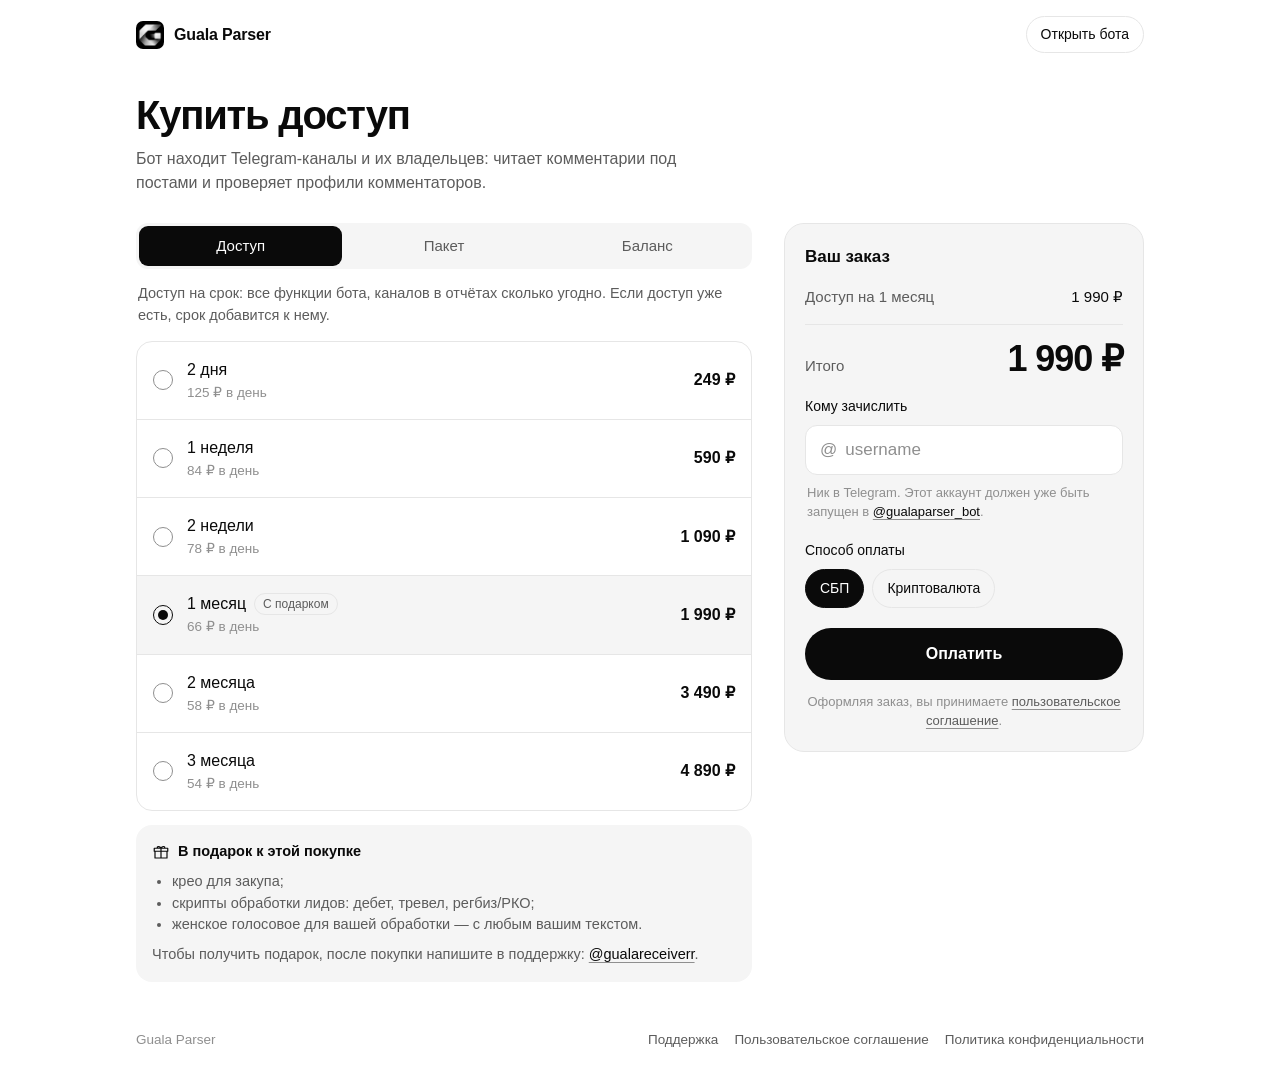
<file: index.html>
<!doctype html>
<html lang="ru">
<head>
  <meta charset="utf-8">
  <meta name="viewport" content="width=device-width, initial-scale=1, viewport-fit=cover">
  <title>Guala Parser — купить доступ</title>
  <meta name="description" content="Доступ к Guala Parser на срок или пакет каналов: бот находит Telegram-каналы и их владельцев.">
  <meta name="color-scheme" content="dark light">
  <meta name="theme-color" content="#0a0a0a" media="(prefers-color-scheme: dark)">
  <meta name="theme-color" content="#ffffff" media="(prefers-color-scheme: light)">
  <link rel="icon" href="favicon.png" type="image/png">
  <link rel="apple-touch-icon" href="apple-touch-icon.png">
  <link rel="stylesheet" href="styles.css?v=4">
</head>
<body>

  <header class="topbar">
    <a class="brand" href="./" aria-label="Guala Parser">
      <img class="brand-mark" src="logo.png" alt="" width="28" height="28">
      <span>Guala Parser</span>
    </a>
    <a class="bot-link" href="https://t.me/gualaparser_bot" rel="noopener">Открыть бота</a>
  </header>

  <main class="page">
    <section class="intro">
      <h1>Купить доступ</h1>
      <p class="lead">Бот находит Telegram-каналы и их владельцев: читает комментарии под постами и проверяет профили комментаторов.</p>
    </section>

    <div class="layout">
      <section class="catalog" aria-label="Тарифы">
        <div class="segmented" role="tablist" aria-label="Что купить">
          <span class="segmented-thumb" aria-hidden="true"></span>
          <button type="button" role="tab" id="tab-access" aria-controls="panel" aria-selected="true" data-kind="access">Доступ</button>
          <button type="button" role="tab" id="tab-channels" aria-controls="panel" aria-selected="false" data-kind="channels">Пакет</button>
          <button type="button" role="tab" id="tab-balance" aria-controls="amount-panel" aria-selected="false" data-kind="balance">Баланс</button>
        </div>

        <p class="kind-note" id="kind-note"></p>

        <div class="choice-list" id="panel" role="radiogroup" aria-labelledby="tab-access"></div>

        <div class="amount" id="amount-panel" role="tabpanel" aria-labelledby="tab-balance" hidden>
          <label class="field-label" for="amount-input">Сумма пополнения</label>
          <div class="field">
            <input id="amount-input" inputmode="numeric" autocomplete="off" placeholder="1000" maxlength="5">
            <span class="field-affix">₽</span>
          </div>
          <p class="field-hint" id="amount-hint"></p>
          <div class="chips" id="amount-chips">
            <button type="button" data-amount="500">500 ₽</button>
            <button type="button" data-amount="1000">1 000 ₽</button>
            <button type="button" data-amount="2000">2 000 ₽</button>
            <button type="button" data-amount="5000">5 000 ₽</button>
          </div>
        </div>

        <div class="gift" id="gift" hidden>
          <div class="gift-head">
            <svg viewBox="0 0 24 24" aria-hidden="true"><path d="M4 11h16v9H4zM3 7h18v4H3zM12 7v13M12 7c-1.5-3-5-3-5-.8C7 7 9 7 12 7zm0 0c1.5-3 5-3 5-.8C17 7 15 7 12 7z"/></svg>
            <span>В подарок к этой покупке</span>
          </div>
          <ul>
            <li>крео для закупа;</li>
            <li>скрипты обработки лидов: дебет, тревел, регбиз/РКО;</li>
            <li>женское голосовое для вашей обработки — с любым вашим текстом.</li>
          </ul>
          <p>Чтобы получить подарок, после покупки напишите в поддержку: <a href="https://t.me/gualareceiverr" rel="noopener">@gualareceiverr</a>.</p>
        </div>
      </section>

      <aside class="order" aria-label="Ваш заказ">
        <div class="order-card">
          <h2>Ваш заказ</h2>
          <div class="order-row">
            <span id="order-title"></span>
            <span id="order-price"></span>
          </div>
          <div class="order-divider"></div>
          <div class="order-total">
            <span>Итого</span>
            <strong id="order-total"></strong>
          </div>
          <p class="order-recipient" id="order-recipient" hidden></p>
          <div class="recipient" id="recipient-block" hidden>
            <label class="field-label" for="recipient-input">Кому зачислить</label>
            <div class="field">
              <span class="field-affix">@</span>
              <input id="recipient-input" autocomplete="off" autocapitalize="off" spellcheck="false" placeholder="username" maxlength="64">
            </div>
            <p class="field-hint" id="recipient-hint">Ник в Telegram. Этот аккаунт должен уже быть запущен в <a href="https://t.me/gualaparser_bot" rel="noopener">@gualaparser_bot</a>.</p>
          </div>
          <div class="method">
            <span class="field-label" id="method-label">Способ оплаты</span>
            <div class="chips" id="method-chips" role="radiogroup" aria-labelledby="method-label">
              <button type="button" role="radio" data-method="sbp" aria-checked="true">СБП</button>
              <button type="button" role="radio" data-method="crypto" aria-checked="false">Криптовалюта</button>
            </div>
          </div>
          <a class="pay-button" id="pay-button" href="https://t.me/gualaparser_bot" rel="noopener"></a>
          <p class="order-hint" id="order-hint"></p>
          <p class="order-terms">Оформляя заказ, вы принимаете <a href="terms.html">пользовательское соглашение</a>.</p>
        </div>
      </aside>
    </div>
  </main>

  <footer class="footer">
    <span>Guala Parser</span>
    <nav>
      <a href="https://t.me/gualareceiverr" rel="noopener">Поддержка</a>
      <a href="terms.html">Пользовательское соглашение</a>
      <a href="privacy.html">Политика конфиденциальности</a>
    </nav>
  </footer>

  <script src="app.js?v=4"></script>
</body>
</html>
</file>
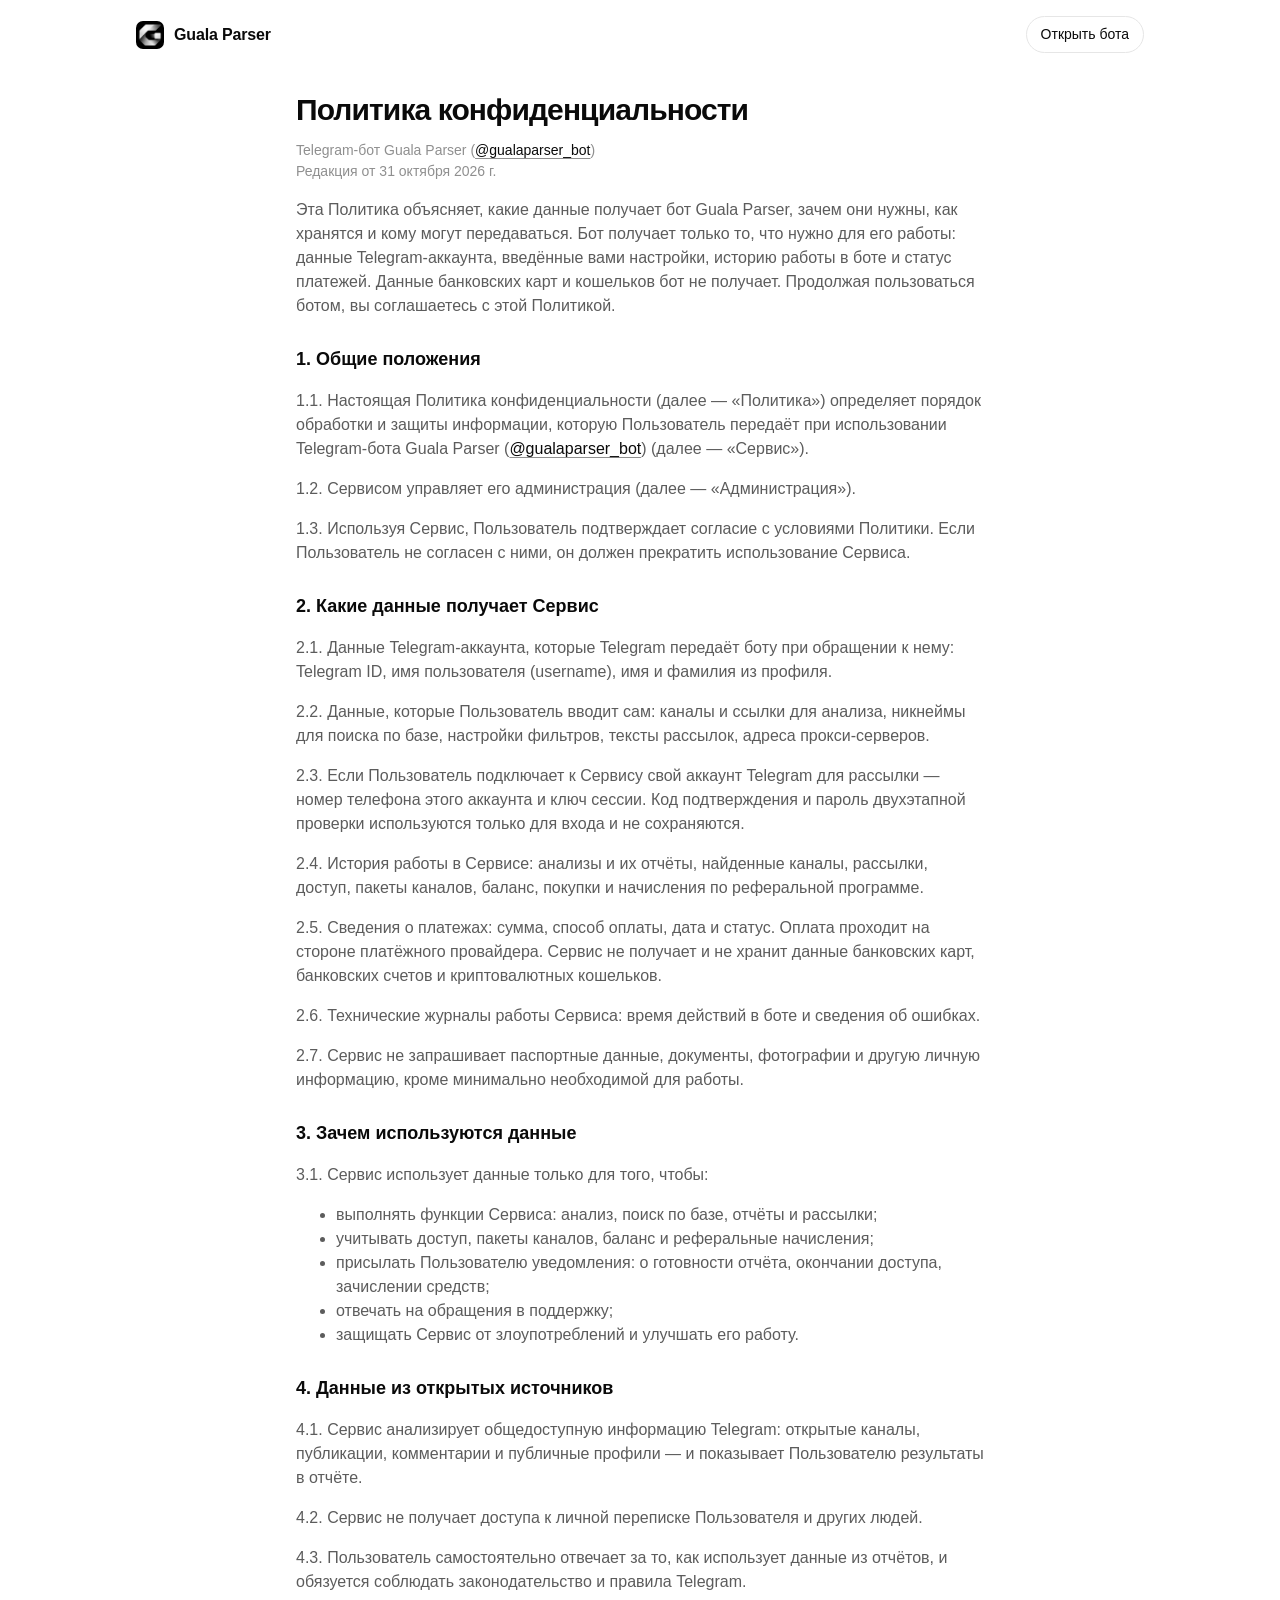
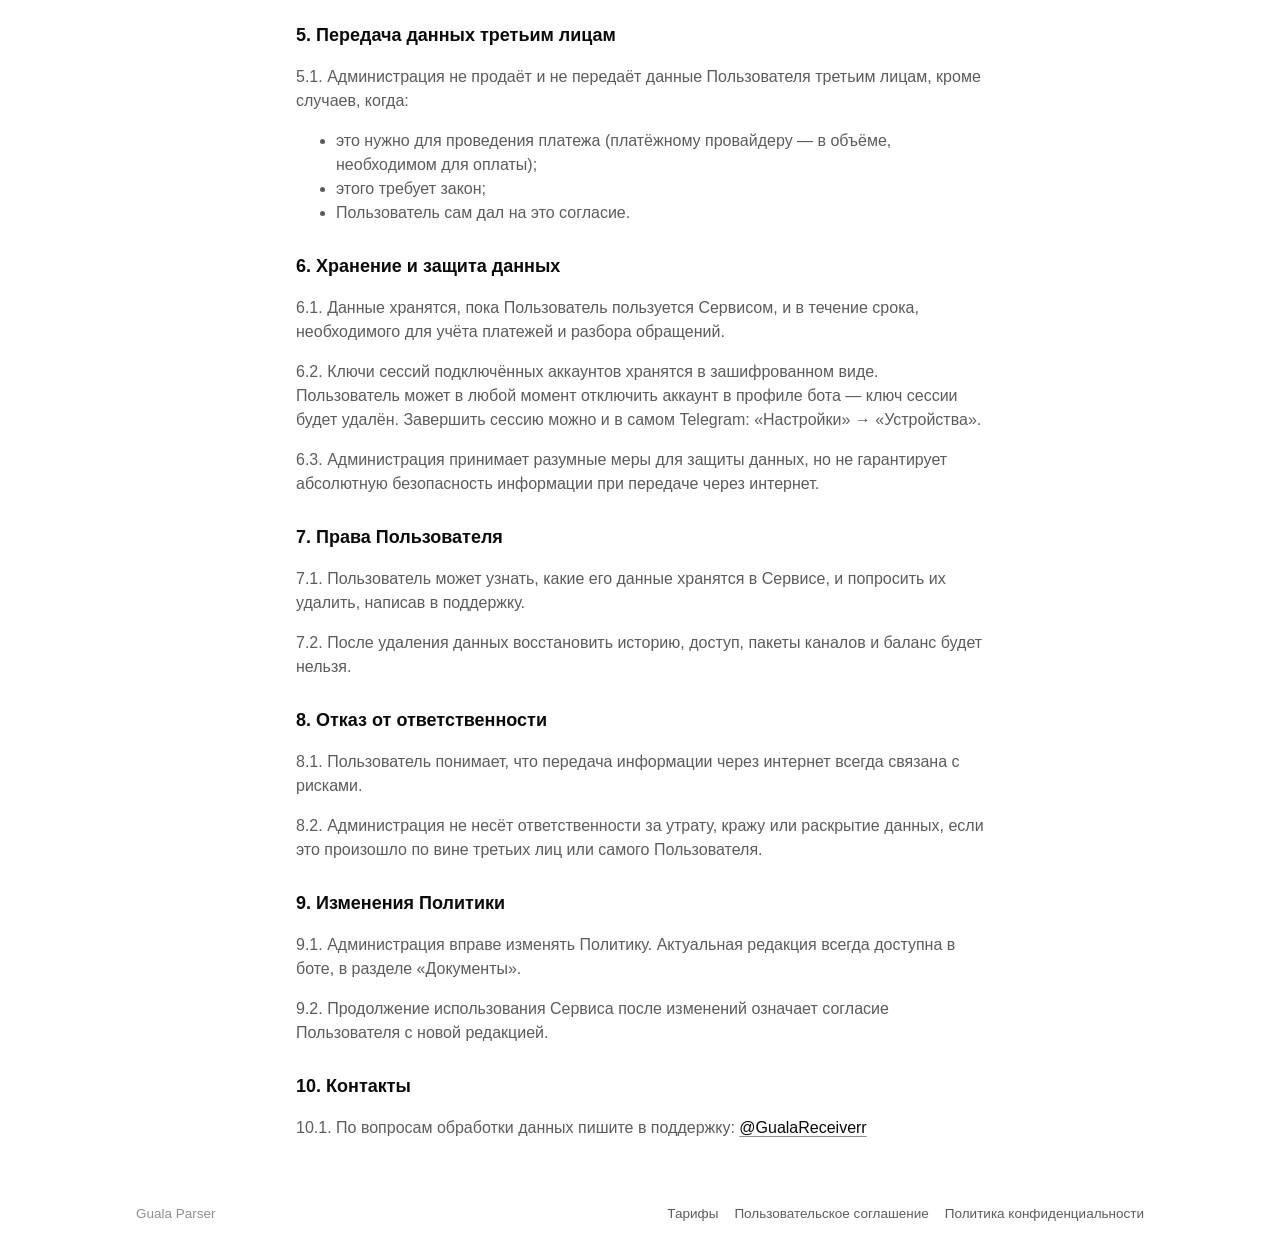
<file: privacy.html>
<!doctype html>
<html lang="ru">
<head>
  <meta charset="utf-8">
  <meta name="viewport" content="width=device-width, initial-scale=1, viewport-fit=cover">
  <title>Guala Parser — политика конфиденциальности</title>
  <meta name="color-scheme" content="dark light">
  <link rel="icon" href="favicon.png" type="image/png">
  <link rel="apple-touch-icon" href="apple-touch-icon.png">
  <link rel="stylesheet" href="styles.css?v=4">
</head>
<body>
  <header class="topbar">
    <a class="brand" href="./">
      <img class="brand-mark" src="logo.png" alt="" width="28" height="28">
      <span>Guala Parser</span>
    </a>
    <a class="bot-link" href="https://t.me/gualaparser_bot" rel="noopener">Открыть бота</a>
  </header>

  <main class="page doc">
    <h1>Политика конфиденциальности</h1>
    <p class="updated">Telegram-бот Guala Parser (<a href="https://t.me/gualaparser_bot">@gualaparser_bot</a>)<br>Редакция от 31 октября 2026 г.</p>
    <p>Эта Политика объясняет, какие данные получает бот Guala Parser, зачем они нужны, как хранятся и кому могут передаваться. Бот получает только то, что нужно для его работы: данные Telegram-аккаунта, введённые вами настройки, историю работы в боте и статус платежей. Данные банковских карт и кошельков бот не получает. Продолжая пользоваться ботом, вы соглашаетесь с этой Политикой.</p>
    <h2>1. Общие положения</h2>
    <p>1.1. Настоящая Политика конфиденциальности (далее — «Политика») определяет порядок обработки и защиты информации, которую Пользователь передаёт при использовании Telegram-бота Guala Parser (<a href="https://t.me/gualaparser_bot">@gualaparser_bot</a>) (далее — «Сервис»).</p>
    <p>1.2. Сервисом управляет его администрация (далее — «Администрация»).</p>
    <p>1.3. Используя Сервис, Пользователь подтверждает согласие с условиями Политики. Если Пользователь не согласен с ними, он должен прекратить использование Сервиса.</p>
    <h2>2. Какие данные получает Сервис</h2>
    <p>2.1. Данные Telegram-аккаунта, которые Telegram передаёт боту при обращении к нему: Telegram ID, имя пользователя (username), имя и фамилия из профиля.</p>
    <p>2.2. Данные, которые Пользователь вводит сам: каналы и ссылки для анализа, никнеймы для поиска по базе, настройки фильтров, тексты рассылок, адреса прокси-серверов.</p>
    <p>2.3. Если Пользователь подключает к Сервису свой аккаунт Telegram для рассылки — номер телефона этого аккаунта и ключ сессии. Код подтверждения и пароль двухэтапной проверки используются только для входа и не сохраняются.</p>
    <p>2.4. История работы в Сервисе: анализы и их отчёты, найденные каналы, рассылки, доступ, пакеты каналов, баланс, покупки и начисления по реферальной программе.</p>
    <p>2.5. Сведения о платежах: сумма, способ оплаты, дата и статус. Оплата проходит на стороне платёжного провайдера. Сервис не получает и не хранит данные банковских карт, банковских счетов и криптовалютных кошельков.</p>
    <p>2.6. Технические журналы работы Сервиса: время действий в боте и сведения об ошибках.</p>
    <p>2.7. Сервис не запрашивает паспортные данные, документы, фотографии и другую личную информацию, кроме минимально необходимой для работы.</p>
    <h2>3. Зачем используются данные</h2>
    <p>3.1. Сервис использует данные только для того, чтобы:</p>
    <ul>
      <li>выполнять функции Сервиса: анализ, поиск по базе, отчёты и рассылки;</li>
      <li>учитывать доступ, пакеты каналов, баланс и реферальные начисления;</li>
      <li>присылать Пользователю уведомления: о готовности отчёта, окончании доступа, зачислении средств;</li>
      <li>отвечать на обращения в поддержку;</li>
      <li>защищать Сервис от злоупотреблений и улучшать его работу.</li>
    </ul>
    <h2>4. Данные из открытых источников</h2>
    <p>4.1. Сервис анализирует общедоступную информацию Telegram: открытые каналы, публикации, комментарии и публичные профили — и показывает Пользователю результаты в отчёте.</p>
    <p>4.2. Сервис не получает доступа к личной переписке Пользователя и других людей.</p>
    <p>4.3. Пользователь самостоятельно отвечает за то, как использует данные из отчётов, и обязуется соблюдать законодательство и правила Telegram.</p>
    <h2>5. Передача данных третьим лицам</h2>
    <p>5.1. Администрация не продаёт и не передаёт данные Пользователя третьим лицам, кроме случаев, когда:</p>
    <ul>
      <li>это нужно для проведения платежа (платёжному провайдеру — в объёме, необходимом для оплаты);</li>
      <li>этого требует закон;</li>
      <li>Пользователь сам дал на это согласие.</li>
    </ul>
    <h2>6. Хранение и защита данных</h2>
    <p>6.1. Данные хранятся, пока Пользователь пользуется Сервисом, и в течение срока, необходимого для учёта платежей и разбора обращений.</p>
    <p>6.2. Ключи сессий подключённых аккаунтов хранятся в зашифрованном виде. Пользователь может в любой момент отключить аккаунт в профиле бота — ключ сессии будет удалён. Завершить сессию можно и в самом Telegram: «Настройки» → «Устройства».</p>
    <p>6.3. Администрация принимает разумные меры для защиты данных, но не гарантирует абсолютную безопасность информации при передаче через интернет.</p>
    <h2>7. Права Пользователя</h2>
    <p>7.1. Пользователь может узнать, какие его данные хранятся в Сервисе, и попросить их удалить, написав в поддержку.</p>
    <p>7.2. После удаления данных восстановить историю, доступ, пакеты каналов и баланс будет нельзя.</p>
    <h2>8. Отказ от ответственности</h2>
    <p>8.1. Пользователь понимает, что передача информации через интернет всегда связана с рисками.</p>
    <p>8.2. Администрация не несёт ответственности за утрату, кражу или раскрытие данных, если это произошло по вине третьих лиц или самого Пользователя.</p>
    <h2>9. Изменения Политики</h2>
    <p>9.1. Администрация вправе изменять Политику. Актуальная редакция всегда доступна в боте, в разделе «Документы».</p>
    <p>9.2. Продолжение использования Сервиса после изменений означает согласие Пользователя с новой редакцией.</p>
    <h2>10. Контакты</h2>
    <p>10.1. По вопросам обработки данных пишите в поддержку: <a href="https://t.me/gualareceiverr">@GualaReceiverr</a></p>
  </main>

  <footer class="footer">
    <span>Guala Parser</span>
    <nav>
      <a href="./">Тарифы</a>
      <a href="terms.html">Пользовательское соглашение</a>
      <a href="privacy.html">Политика конфиденциальности</a>
    </nav>
  </footer>
</body>
</html>
</file>
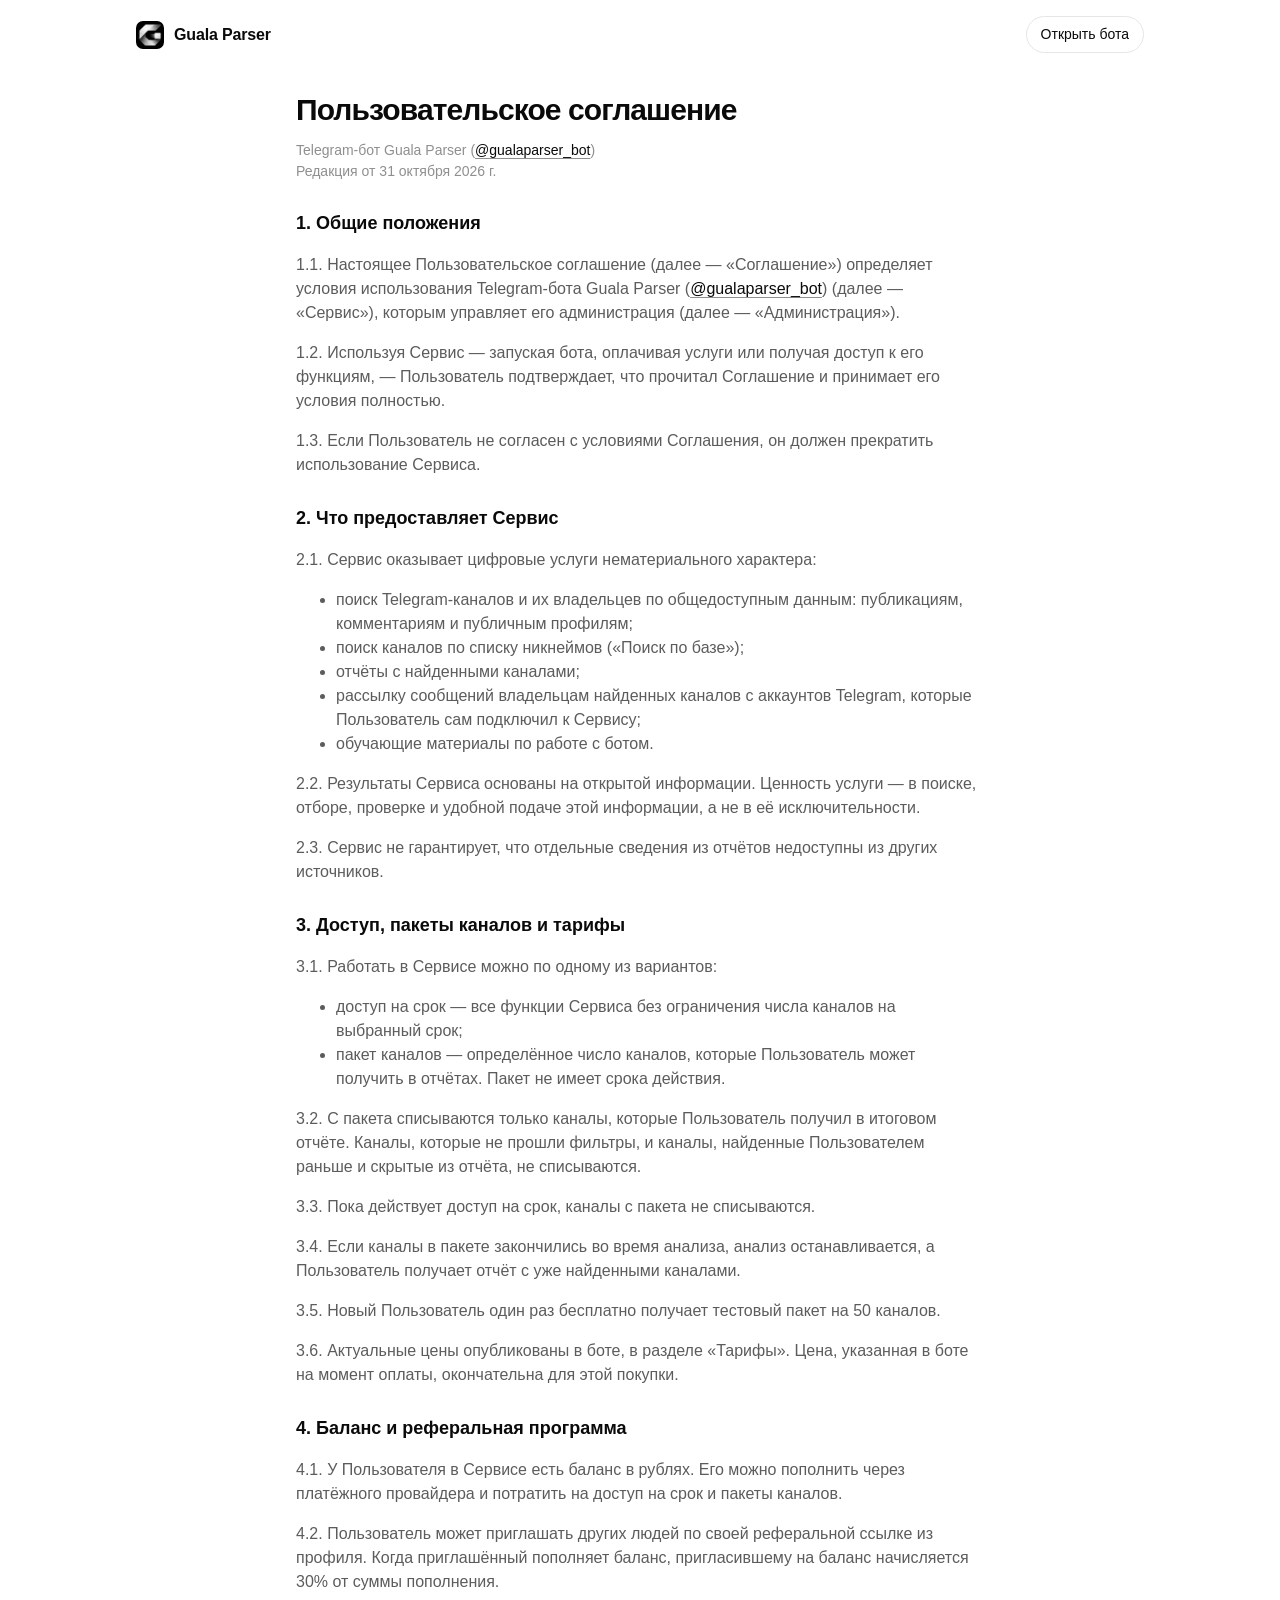
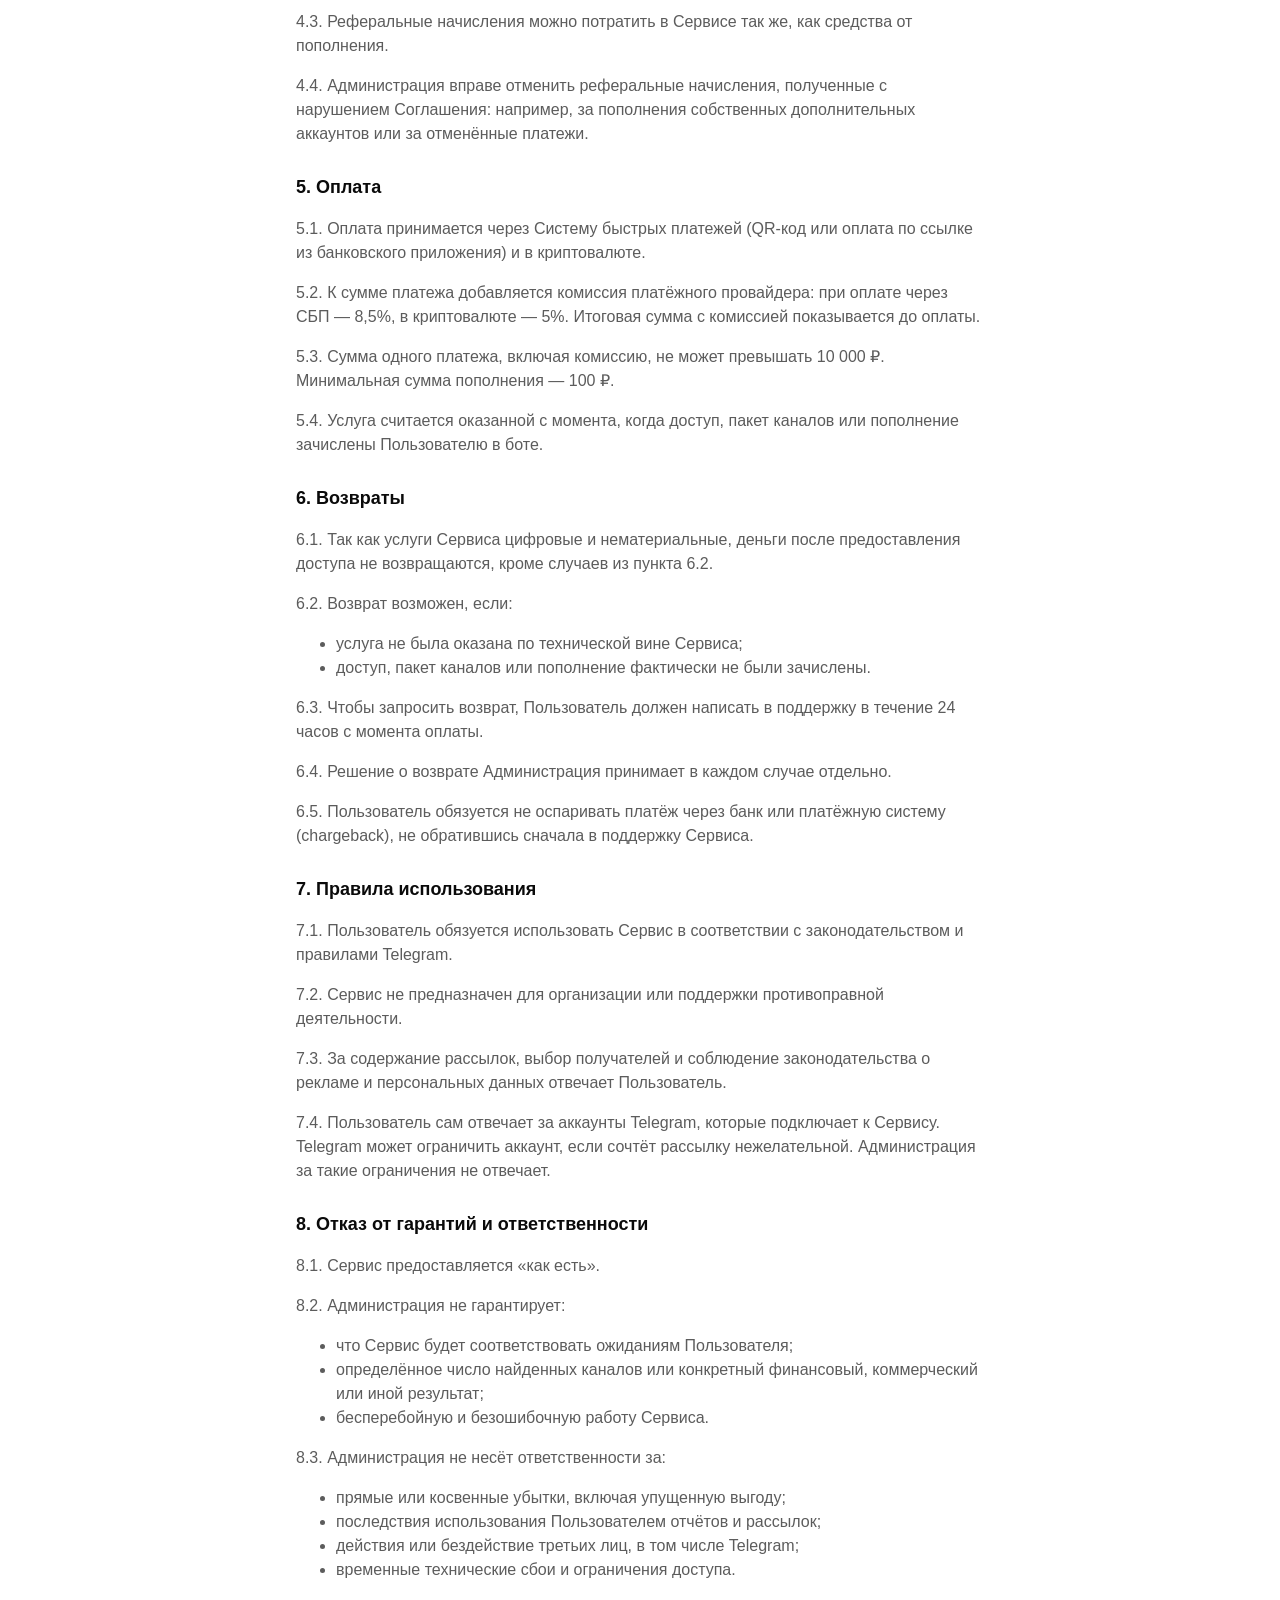
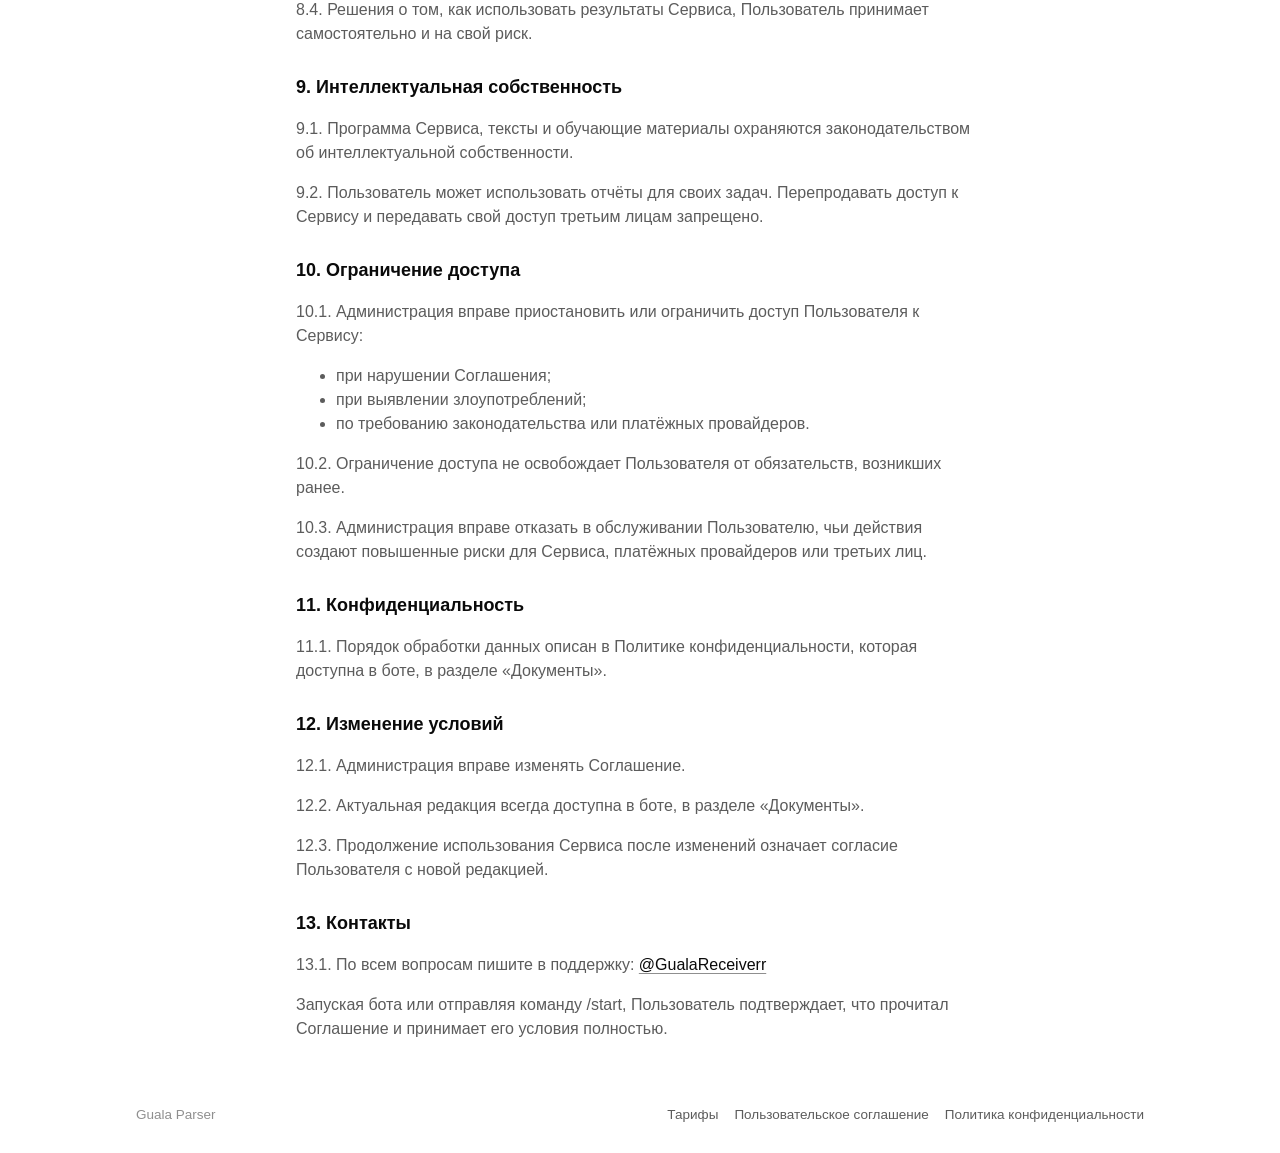
<file: terms.html>
<!doctype html>
<html lang="ru">
<head>
  <meta charset="utf-8">
  <meta name="viewport" content="width=device-width, initial-scale=1, viewport-fit=cover">
  <title>Guala Parser — пользовательское соглашение</title>
  <meta name="color-scheme" content="dark light">
  <link rel="icon" href="favicon.png" type="image/png">
  <link rel="apple-touch-icon" href="apple-touch-icon.png">
  <link rel="stylesheet" href="styles.css?v=4">
</head>
<body>
  <header class="topbar">
    <a class="brand" href="./">
      <img class="brand-mark" src="logo.png" alt="" width="28" height="28">
      <span>Guala Parser</span>
    </a>
    <a class="bot-link" href="https://t.me/gualaparser_bot" rel="noopener">Открыть бота</a>
  </header>

  <main class="page doc">
    <h1>Пользовательское соглашение</h1>
    <p class="updated">Telegram-бот Guala Parser (<a href="https://t.me/gualaparser_bot">@gualaparser_bot</a>)<br>Редакция от 31 октября 2026 г.</p>
    <h2>1. Общие положения</h2>
    <p>1.1. Настоящее Пользовательское соглашение (далее — «Соглашение») определяет условия использования Telegram-бота Guala Parser (<a href="https://t.me/gualaparser_bot">@gualaparser_bot</a>) (далее — «Сервис»), которым управляет его администрация (далее — «Администрация»).</p>
    <p>1.2. Используя Сервис — запуская бота, оплачивая услуги или получая доступ к его функциям, — Пользователь подтверждает, что прочитал Соглашение и принимает его условия полностью.</p>
    <p>1.3. Если Пользователь не согласен с условиями Соглашения, он должен прекратить использование Сервиса.</p>
    <h2>2. Что предоставляет Сервис</h2>
    <p>2.1. Сервис оказывает цифровые услуги нематериального характера:</p>
    <ul>
      <li>поиск Telegram-каналов и их владельцев по общедоступным данным: публикациям, комментариям и публичным профилям;</li>
      <li>поиск каналов по списку никнеймов («Поиск по базе»);</li>
      <li>отчёты с найденными каналами;</li>
      <li>рассылку сообщений владельцам найденных каналов с аккаунтов Telegram, которые Пользователь сам подключил к Сервису;</li>
      <li>обучающие материалы по работе с ботом.</li>
    </ul>
    <p>2.2. Результаты Сервиса основаны на открытой информации. Ценность услуги — в поиске, отборе, проверке и удобной подаче этой информации, а не в её исключительности.</p>
    <p>2.3. Сервис не гарантирует, что отдельные сведения из отчётов недоступны из других источников.</p>
    <h2>3. Доступ, пакеты каналов и тарифы</h2>
    <p>3.1. Работать в Сервисе можно по одному из вариантов:</p>
    <ul>
      <li>доступ на срок — все функции Сервиса без ограничения числа каналов на выбранный срок;</li>
      <li>пакет каналов — определённое число каналов, которые Пользователь может получить в отчётах. Пакет не имеет срока действия.</li>
    </ul>
    <p>3.2. С пакета списываются только каналы, которые Пользователь получил в итоговом отчёте. Каналы, которые не прошли фильтры, и каналы, найденные Пользователем раньше и скрытые из отчёта, не списываются.</p>
    <p>3.3. Пока действует доступ на срок, каналы с пакета не списываются.</p>
    <p>3.4. Если каналы в пакете закончились во время анализа, анализ останавливается, а Пользователь получает отчёт с уже найденными каналами.</p>
    <p>3.5. Новый Пользователь один раз бесплатно получает тестовый пакет на 50 каналов.</p>
    <p>3.6. Актуальные цены опубликованы в боте, в разделе «Тарифы». Цена, указанная в боте на момент оплаты, окончательна для этой покупки.</p>
    <h2>4. Баланс и реферальная программа</h2>
    <p>4.1. У Пользователя в Сервисе есть баланс в рублях. Его можно пополнить через платёжного провайдера и потратить на доступ на срок и пакеты каналов.</p>
    <p>4.2. Пользователь может приглашать других людей по своей реферальной ссылке из профиля. Когда приглашённый пополняет баланс, пригласившему на баланс начисляется 30% от суммы пополнения.</p>
    <p>4.3. Реферальные начисления можно потратить в Сервисе так же, как средства от пополнения.</p>
    <p>4.4. Администрация вправе отменить реферальные начисления, полученные с нарушением Соглашения: например, за пополнения собственных дополнительных аккаунтов или за отменённые платежи.</p>
    <h2>5. Оплата</h2>
    <p>5.1. Оплата принимается через Систему быстрых платежей (QR-код или оплата по ссылке из банковского приложения) и в криптовалюте.</p>
    <p>5.2. К сумме платежа добавляется комиссия платёжного провайдера: при оплате через СБП — 8,5%, в криптовалюте — 5%. Итоговая сумма с комиссией показывается до оплаты.</p>
    <p>5.3. Сумма одного платежа, включая комиссию, не может превышать 10 000 ₽. Минимальная сумма пополнения — 100 ₽.</p>
    <p>5.4. Услуга считается оказанной с момента, когда доступ, пакет каналов или пополнение зачислены Пользователю в боте.</p>
    <h2>6. Возвраты</h2>
    <p>6.1. Так как услуги Сервиса цифровые и нематериальные, деньги после предоставления доступа не возвращаются, кроме случаев из пункта 6.2.</p>
    <p>6.2. Возврат возможен, если:</p>
    <ul>
      <li>услуга не была оказана по технической вине Сервиса;</li>
      <li>доступ, пакет каналов или пополнение фактически не были зачислены.</li>
    </ul>
    <p>6.3. Чтобы запросить возврат, Пользователь должен написать в поддержку в течение 24 часов с момента оплаты.</p>
    <p>6.4. Решение о возврате Администрация принимает в каждом случае отдельно.</p>
    <p>6.5. Пользователь обязуется не оспаривать платёж через банк или платёжную систему (chargeback), не обратившись сначала в поддержку Сервиса.</p>
    <h2>7. Правила использования</h2>
    <p>7.1. Пользователь обязуется использовать Сервис в соответствии с законодательством и правилами Telegram.</p>
    <p>7.2. Сервис не предназначен для организации или поддержки противоправной деятельности.</p>
    <p>7.3. За содержание рассылок, выбор получателей и соблюдение законодательства о рекламе и персональных данных отвечает Пользователь.</p>
    <p>7.4. Пользователь сам отвечает за аккаунты Telegram, которые подключает к Сервису. Telegram может ограничить аккаунт, если сочтёт рассылку нежелательной. Администрация за такие ограничения не отвечает.</p>
    <h2>8. Отказ от гарантий и ответственности</h2>
    <p>8.1. Сервис предоставляется «как есть».</p>
    <p>8.2. Администрация не гарантирует:</p>
    <ul>
      <li>что Сервис будет соответствовать ожиданиям Пользователя;</li>
      <li>определённое число найденных каналов или конкретный финансовый, коммерческий или иной результат;</li>
      <li>бесперебойную и безошибочную работу Сервиса.</li>
    </ul>
    <p>8.3. Администрация не несёт ответственности за:</p>
    <ul>
      <li>прямые или косвенные убытки, включая упущенную выгоду;</li>
      <li>последствия использования Пользователем отчётов и рассылок;</li>
      <li>действия или бездействие третьих лиц, в том числе Telegram;</li>
      <li>временные технические сбои и ограничения доступа.</li>
    </ul>
    <p>8.4. Решения о том, как использовать результаты Сервиса, Пользователь принимает самостоятельно и на свой риск.</p>
    <h2>9. Интеллектуальная собственность</h2>
    <p>9.1. Программа Сервиса, тексты и обучающие материалы охраняются законодательством об интеллектуальной собственности.</p>
    <p>9.2. Пользователь может использовать отчёты для своих задач. Перепродавать доступ к Сервису и передавать свой доступ третьим лицам запрещено.</p>
    <h2>10. Ограничение доступа</h2>
    <p>10.1. Администрация вправе приостановить или ограничить доступ Пользователя к Сервису:</p>
    <ul>
      <li>при нарушении Соглашения;</li>
      <li>при выявлении злоупотреблений;</li>
      <li>по требованию законодательства или платёжных провайдеров.</li>
    </ul>
    <p>10.2. Ограничение доступа не освобождает Пользователя от обязательств, возникших ранее.</p>
    <p>10.3. Администрация вправе отказать в обслуживании Пользователю, чьи действия создают повышенные риски для Сервиса, платёжных провайдеров или третьих лиц.</p>
    <h2>11. Конфиденциальность</h2>
    <p>11.1. Порядок обработки данных описан в Политике конфиденциальности, которая доступна в боте, в разделе «Документы».</p>
    <h2>12. Изменение условий</h2>
    <p>12.1. Администрация вправе изменять Соглашение.</p>
    <p>12.2. Актуальная редакция всегда доступна в боте, в разделе «Документы».</p>
    <p>12.3. Продолжение использования Сервиса после изменений означает согласие Пользователя с новой редакцией.</p>
    <h2>13. Контакты</h2>
    <p>13.1. По всем вопросам пишите в поддержку: <a href="https://t.me/gualareceiverr">@GualaReceiverr</a></p>
    <p>Запуская бота или отправляя команду /start, Пользователь подтверждает, что прочитал Соглашение и принимает его условия полностью.</p>
  </main>

  <footer class="footer">
    <span>Guala Parser</span>
    <nav>
      <a href="./">Тарифы</a>
      <a href="terms.html">Пользовательское соглашение</a>
      <a href="privacy.html">Политика конфиденциальности</a>
    </nav>
  </footer>
</body>
</html>
</file>
<file: styles.css>
/* Guala Parser — страница покупки. Минимализм: тёмная тема — графит и
   белые акценты, светлая — белый и чёрные акценты. Без текстур и цветных
   заливок. Тема — по настройке устройства. */

:root {
  --bg: #ffffff;
  --surface: #f5f5f5;
  --surface-hover: #efefef;
  --edge: #e6e6e6;
  --edge-strong: #0a0a0a;
  --text: #0a0a0a;
  --text-2: #5c5c5c;
  --text-3: #8f8f8f;
  --accent: #0a0a0a;
  --on-accent: #ffffff;
  --danger: #d4321f;
  --ease-out: cubic-bezier(0.33, 1, 0.68, 1);
  color-scheme: light;
}

@media (prefers-color-scheme: dark) {
  :root {
    --bg: #0a0a0a;
    --surface: #141414;
    --surface-hover: #1a1a1a;
    --edge: #242424;
    --edge-strong: #fafafa;
    --text: #fafafa;
    --text-2: #a3a3a3;
    --text-3: #737373;
    --accent: #fafafa;
    --on-accent: #0a0a0a;
    --danger: #ff7b72;
    color-scheme: dark;
  }
}

* { box-sizing: border-box; }

html { -webkit-text-size-adjust: 100%; }

body {
  margin: 0;
  min-height: 100vh;
  background: var(--bg);
  color: var(--text);
  font: 16px/1.5 -apple-system, BlinkMacSystemFont, "SF Pro Text", "Inter", "Segoe UI", Roboto, sans-serif;
  -webkit-font-smoothing: antialiased;
  overflow-x: hidden;
}

a { color: var(--text); text-decoration: underline; text-decoration-color: var(--text-3); text-underline-offset: 3px; }
a:hover { text-decoration-color: var(--text); }

.topbar {
  display: flex;
  align-items: center;
  justify-content: space-between;
  max-width: 1040px;
  margin: 0 auto;
  padding: max(16px, env(safe-area-inset-top)) 16px 8px;
}

.brand {
  display: inline-flex;
  align-items: center;
  gap: 10px;
  color: var(--text);
  font-weight: 600;
  font-size: 16px;
  letter-spacing: -0.01em;
  text-decoration: none;
}
.brand-mark { width: 28px; height: 28px; border-radius: 7px; display: block; }

.bot-link {
  font-size: 14px;
  font-weight: 500;
  padding: 7px 14px;
  border-radius: 999px;
  border: 1px solid var(--edge);
  text-decoration: none;
}
.bot-link:hover { border-color: var(--edge-strong); }

.page {
  max-width: 1040px;
  margin: 0 auto;
  padding: 8px 16px 24px;
}

.intro { max-width: 600px; padding: 24px 0 4px; }

h1 {
  margin: 0 0 10px;
  font-size: 34px;
  line-height: 1.1;
  font-weight: 700;
  letter-spacing: -0.03em;
}

.lead { margin: 0; color: var(--text-2); }

.layout { display: grid; gap: 24px; margin-top: 24px; }

/* --- Переключатель «Доступ / Пакет» --- */
.segmented {
  position: relative;
  display: grid;
  grid-template-columns: repeat(3, 1fr);
  padding: 3px;
  border-radius: 12px;
  background: var(--surface);
}
.segmented button {
  position: relative;
  z-index: 1;
  min-height: 40px;
  border: 0;
  background: none;
  color: var(--text-2);
  font: inherit;
  font-size: 15px;
  font-weight: 500;
  cursor: pointer;
  transition: color 0.3s var(--ease-out);
}
.segmented button[aria-selected="true"] { color: var(--on-accent); }
.segmented-thumb {
  position: absolute;
  top: 3px;
  bottom: 3px;
  left: 3px;
  width: calc((100% - 6px) / 3);
  border-radius: 9px;
  background: var(--accent);
  transition: transform 0.4s var(--ease-out);
}
.segmented[data-kind="channels"] .segmented-thumb { transform: translateX(100%); }
.segmented[data-kind="balance"] .segmented-thumb { transform: translateX(200%); }
.segmented:not(.is-ready) .segmented-thumb,
.segmented:not(.is-ready) button { transition: none; }
.segmented button:focus-visible { outline: 2px solid var(--accent); outline-offset: 2px; border-radius: 9px; }

.kind-note { margin: 14px 2px 14px; color: var(--text-2); font-size: 14.5px; }

/* --- Список вариантов --- */
.choice-list {
  border: 1px solid var(--edge);
  border-radius: 16px;
  overflow: hidden;
}

.choice {
  display: grid;
  grid-template-columns: 20px 1fr auto;
  align-items: center;
  gap: 14px;
  width: 100%;
  padding: 16px;
  border: 0;
  border-top: 1px solid var(--edge);
  background: none;
  color: var(--text);
  font: inherit;
  text-align: left;
  cursor: pointer;
  transition: background 0.2s var(--ease-out);
}
.choice:first-child { border-top: 0; }
.choice:hover { background: var(--surface); }
.choice[aria-checked="true"] { background: var(--surface); }
.choice:focus-visible { outline: 2px solid var(--accent); outline-offset: -2px; }

.radio {
  width: 20px;
  height: 20px;
  border-radius: 50%;
  border: 1.5px solid var(--text-3);
  display: grid;
  place-items: center;
  transition: border-color 0.2s;
}
.radio::after {
  content: "";
  width: 10px;
  height: 10px;
  border-radius: 50%;
  background: var(--accent);
  transform: scale(0);
  transition: transform 0.25s var(--ease-out);
}
.choice[aria-checked="true"] .radio { border-color: var(--accent); }
.choice[aria-checked="true"] .radio::after { transform: scale(1); }

.choice-title {
  display: flex;
  align-items: center;
  flex-wrap: wrap;
  gap: 4px 8px;
  font-size: 16px;
  font-weight: 500;
}
.choice-sub { margin-top: 1px; color: var(--text-3); font-size: 13.5px; }
.choice-price {
  font-size: 16px;
  font-weight: 600;
  white-space: nowrap;
  font-variant-numeric: tabular-nums;
}

.badge {
  padding: 1px 8px;
  border-radius: 999px;
  border: 1px solid var(--edge);
  color: var(--text-2);
  font-size: 12px;
  font-weight: 500;
  line-height: 18px;
}

/* --- Поля: сумма и ник --- */
.field-label { display: block; margin-bottom: 8px; font-size: 14px; font-weight: 500; color: var(--text); }
.field {
  display: flex;
  align-items: center;
  gap: 6px;
  min-height: 50px;
  padding: 0 14px;
  border: 1px solid var(--edge);
  border-radius: 12px;
  background: var(--bg);
  transition: border-color 0.2s;
}
.field:focus-within { border-color: var(--edge-strong); }
.field.is-invalid { border-color: var(--danger); }
.field input {
  flex: 1;
  min-width: 0;
  border: 0;
  outline: 0;
  background: none;
  color: var(--text);
  font: inherit;
  font-size: 17px;
}
.field input::placeholder { color: var(--text-3); }
.field-affix { color: var(--text-3); font-size: 17px; }
.field-hint { margin: 8px 2px 0; color: var(--text-3); font-size: 13px; }
.field-hint.is-error { color: var(--danger); }

.chips { display: flex; flex-wrap: wrap; gap: 8px; margin-top: 14px; }
.chips button {
  padding: 8px 14px;
  border: 1px solid var(--edge);
  border-radius: 999px;
  background: none;
  color: var(--text);
  font: inherit;
  font-size: 14px;
  cursor: pointer;
}
.chips button:hover { border-color: var(--edge-strong); }
.chips button[aria-pressed="true"] { background: var(--accent); border-color: var(--accent); color: var(--on-accent); }

.chips button[aria-checked="true"] { background: var(--accent); border-color: var(--accent); color: var(--on-accent); }

.recipient { margin-top: 18px; }
.method { margin-top: 18px; }
.method .chips { margin-top: 0; }
.order-card .field { background: var(--bg); }

/* --- Подарок --- */
.gift {
  margin-top: 14px;
  padding: 16px;
  border-radius: 16px;
  background: var(--surface);
  font-size: 14.5px;
  color: var(--text-2);
}
.gift-head { display: flex; align-items: center; gap: 8px; color: var(--text); font-weight: 600; }
.gift-head svg { width: 18px; height: 18px; fill: none; stroke: currentColor; stroke-width: 1.6; stroke-linejoin: round; }
.gift ul { margin: 8px 0; padding-left: 20px; }
.gift p { margin: 0; }

/* --- Заказ --- */
.order-card {
  padding: 20px;
  border: 1px solid var(--edge);
  border-radius: 20px;
  background: var(--surface);
}
.order-card h2 { margin: 0 0 16px; font-size: 17px; font-weight: 600; }

.order-row {
  display: flex;
  justify-content: space-between;
  gap: 12px;
  color: var(--text-2);
  font-size: 15px;
}
.order-row span:last-child { color: var(--text); font-variant-numeric: tabular-nums; }

.order-divider { height: 1px; margin: 16px 0; background: var(--edge); }

.order-total { display: flex; justify-content: space-between; align-items: baseline; gap: 12px; }
.order-total span { color: var(--text-2); font-size: 15px; }
.order-total strong {
  font-size: 36px;
  line-height: 1;
  font-weight: 700;
  letter-spacing: -0.03em;
  font-variant-numeric: tabular-nums;
}

.order-recipient { margin: 10px 0 0; color: var(--text-2); font-size: 14px; text-align: right; }
.order-recipient b { color: var(--text); font-weight: 600; }

.pay-button {
  display: flex;
  align-items: center;
  justify-content: center;
  min-height: 52px;
  margin-top: 20px;
  border-radius: 999px;
  background: var(--accent);
  color: var(--on-accent);
  font-size: 16px;
  font-weight: 600;
  text-decoration: none;
  transition: transform 0.15s var(--ease-out), opacity 0.2s;
}
.pay-button:hover { opacity: 0.9; }
.pay-button:active { transform: scale(0.98); }
.pay-button:focus-visible { outline: 2px solid var(--accent); outline-offset: 3px; }
.pay-button[aria-disabled="true"] { opacity: 0.35; pointer-events: none; }

.order-hint, .order-terms { margin: 12px 0 0; color: var(--text-3); font-size: 13px; text-align: center; }
.order-terms { margin-top: 6px; }
.order-terms a { color: var(--text-2); }

/* --- Подвал --- */
.footer {
  display: flex;
  flex-wrap: wrap;
  align-items: center;
  justify-content: space-between;
  gap: 10px 20px;
  max-width: 1040px;
  margin: 0 auto;
  padding: 24px 16px max(28px, env(safe-area-inset-bottom));
  color: var(--text-3);
  font-size: 13.5px;
}
.footer nav { display: flex; flex-wrap: wrap; gap: 16px; }
.footer a { color: var(--text-2); text-decoration: none; }
.footer a:hover { color: var(--text); }

/* --- Страницы условий --- */
.doc { max-width: 720px; }
.doc h1 { font-size: 30px; margin-top: 24px; }
.doc h2 { margin: 28px 0 8px; font-size: 18px; }
.doc p, .doc li { color: var(--text-2); }
.doc b { color: var(--text); font-weight: 600; }
.doc .updated { color: var(--text-3); font-size: 14px; }

@media (min-width: 900px) {
  .layout { grid-template-columns: minmax(0, 1fr) 360px; align-items: start; gap: 32px; }
  .order { position: sticky; top: 24px; }
  h1 { font-size: 40px; }
}

@media (prefers-reduced-motion: reduce) {
  *, *::before, *::after { transition: none !important; }
}
</file>
